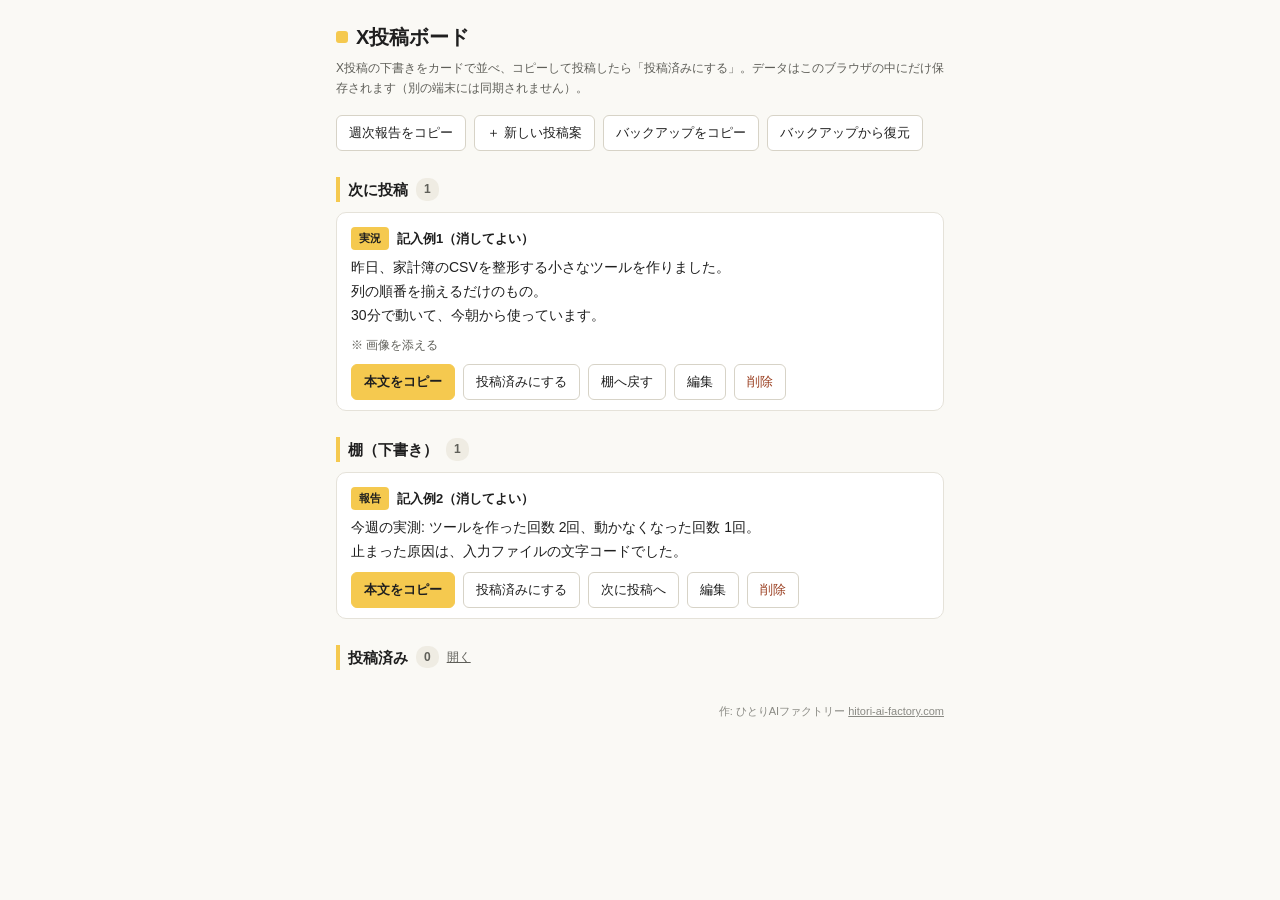
<file: tools/x-board-v1/index.html>
<!DOCTYPE html>
<html lang="ja">
<head>
<meta charset="UTF-8">
<meta name="viewport" content="width=device-width, initial-scale=1">
<meta name="robots" content="noindex, nofollow">
<title>X投稿ボード（下書きの置き場）</title>
<style>
  :root { --yellow:#f5c94f; --ink:#1f1f1f; --sub:#5f5f59; --line:#e5e2d9; --bg:#faf9f5; }
  * { box-sizing:border-box; }
  body { font-family:"Helvetica Neue","Hiragino Kaku Gothic ProN",Meiryo,sans-serif;
         background:var(--bg); color:var(--ink); margin:0; padding:20px 16px 64px;
         max-width:640px; margin-inline:auto; line-height:1.7; }
  h1 { font-size:20px; font-weight:800; margin:0; display:flex; align-items:center; gap:8px; }
  h1::before { content:""; width:12px; height:12px; background:var(--yellow); border-radius:3px; }
  .lead { font-size:12px; color:var(--sub); margin:4px 0 16px; }
  h2 { font-size:15px; font-weight:800; border-left:4px solid var(--yellow); padding-left:8px;
       margin:26px 0 10px; display:flex; align-items:center; gap:8px; }
  h2 .cnt { font-size:12px; background:#efece3; color:var(--sub); border-radius:10px; padding:1px 8px; }
  h2 .tgl { font-size:12px; color:var(--sub); font-weight:400; cursor:pointer; text-decoration:underline; }
  .card { background:#fff; border:1px solid var(--line); border-radius:10px; padding:14px 14px 10px; margin-bottom:12px; }
  .meta { display:flex; align-items:center; gap:8px; flex-wrap:wrap; margin-bottom:6px; }
  .type { background:var(--yellow); font-size:11px; font-weight:700; padding:2px 8px; border-radius:4px; }
  .ttl { font-size:13px; font-weight:700; }
  .date { font-size:11px; color:var(--sub); }
  .body { white-space:pre-wrap; font-size:14px; margin:4px 0 8px; }
  .note { font-size:12px; color:var(--sub); margin:0 0 8px; }
  .row { display:flex; gap:8px; flex-wrap:wrap; }
  button { font-size:13px; padding:8px 12px; border-radius:6px; border:1px solid #d7d3c7;
           background:#fff; color:var(--ink); cursor:pointer; }
  button.pri { background:var(--yellow); border-color:var(--yellow); font-weight:700; }
  button.danger { color:#993c1d; }
  textarea, input, select { width:100%; font-size:14px; font-family:inherit; line-height:1.7;
           border:1px solid #d7d3c7; border-radius:6px; padding:8px; }
  select { width:auto; }
  .addbox { background:#fff; border:1px dashed #d7d3c7; border-radius:10px; padding:14px; margin-bottom:20px; }
  .addbox > * + * { margin-top:8px; }
  .toolbar { display:flex; gap:8px; flex-wrap:wrap; margin-bottom:8px; }
  .empty { font-size:13px; color:var(--sub); }
  .toast { position:fixed; bottom:18px; left:50%; transform:translateX(-50%);
           background:var(--ink); color:#fff; font-size:13px; padding:8px 16px;
           border-radius:20px; opacity:0; transition:opacity .2s; pointer-events:none; }
  .toast.show { opacity:1; }
  .hidden { display:none; }
</style>
</head>
<body>
<h1>X投稿ボード</h1>
<p class="lead">X投稿の下書きをカードで並べ、コピーして投稿したら「投稿済みにする」。データはこのブラウザの中にだけ保存されます（別の端末には同期されません）。</p>

<div class="toolbar">
  <button id="btnWeekly">週次報告をコピー</button>
  <button id="btnAdd">＋ 新しい投稿案</button>
  <button id="btnBackup">バックアップをコピー</button>
  <button id="btnRestore">バックアップから復元</button>
</div>

<div id="addBox" class="addbox hidden">
  <input id="newTitle" placeholder="見出し（例: DBを作った話）">
  <select id="newType">
    <option>実況</option><option>報告</option><option>解説</option><option>問い</option>
  </select>
  <textarea id="newText" rows="5" placeholder="投稿文（下書きでOK）"></textarea>
  <button class="pri" id="btnCommitAdd">棚に追加</button>
</div>

<div id="restoreBox" class="addbox hidden">
  <textarea id="restoreText" rows="4" placeholder="バックアップ文字列を貼り付けて「復元する」"></textarea>
  <button class="pri" id="btnCommitRestore">復元する（現在のデータを上書き）</button>
</div>

<h2>次に投稿 <span class="cnt" id="cQueue"></span></h2>
<div id="secQueue"></div>

<h2>棚（下書き） <span class="cnt" id="cStock"></span></h2>
<div id="secStock"></div>

<h2>投稿済み <span class="cnt" id="cDone"></span> <span class="tgl" id="tglDone">開く</span></h2>
<div id="secDone" class="hidden"></div>

<div class="toast" id="toast"></div>

<script>
const KEY = "xboard-v1";   // ブラウザ内の保存キー。変えると別の置き場になる
const SEED = [
 {id:"p1",type:"実況",title:"記入例1（消してよい）",status:"queue",note:"画像を添える",
  text:"昨日、家計簿のCSVを整形する小さなツールを作りました。\n列の順番を揃えるだけのもの。\n30分で動いて、今朝から使っています。"},
 {id:"p2",type:"報告",title:"記入例2（消してよい）",status:"stock",note:"",
  text:"今週の実測: ツールを作った回数 2回、動かなくなった回数 1回。\n止まった原因は、入力ファイルの文字コードでした。"}
];
let posts, editingId = null;
function load(){ try{ posts = JSON.parse(localStorage.getItem(KEY)) || SEED; }catch(e){ posts = SEED; } }
function save(){ try{ localStorage.setItem(KEY, JSON.stringify(posts)); }catch(e){ toast("保存に失敗しました"); } render(); }
function jst(){ return new Date(Date.now()+9*3600*1000).toISOString().slice(0,10); }
function toast(msg){ const t=document.getElementById("toast"); t.textContent=msg; t.classList.add("show");
  setTimeout(()=>t.classList.remove("show"),1500); }
function copyText(s, msg){
  const ok=()=>toast(msg||"コピーしました");
  if(navigator.clipboard&&navigator.clipboard.writeText){ navigator.clipboard.writeText(s).then(ok).catch(()=>fb(s,ok)); }
  else fb(s,ok);
}
function fb(s,ok){ const ta=document.createElement("textarea"); ta.value=s; document.body.appendChild(ta);
  ta.select(); try{ document.execCommand("copy"); ok(); }catch(e){ toast("コピーできませんでした"); }
  document.body.removeChild(ta); }
function esc(s){ return s.replace(/[&<>"]/g,c=>({"&":"&amp;","<":"&lt;",">":"&gt;",'"':"&quot;"}[c])); }
function card(p){
  const d=document.createElement("div"); d.className="card";
  if(editingId===p.id){
    d.innerHTML=`<div class="meta"><span class="type">${esc(p.type)}</span><span class="ttl">${esc(p.title)}</span></div>
      <textarea rows="6" id="editTa">${esc(p.text)}</textarea>
      <div class="row" style="margin-top:8px">
        <button class="pri" data-act="saveEdit">保存</button>
        <button data-act="cancelEdit">やめる</button></div>`;
  } else {
    d.innerHTML=`<div class="meta"><span class="type">${esc(p.type)}</span><span class="ttl">${esc(p.title)}</span>
      ${p.doneAt?`<span class="date">投稿日 ${p.doneAt}</span>`:""}</div>
      <p class="body">${esc(p.text)}</p>
      ${p.note?`<p class="note">※ ${esc(p.note)}</p>`:""}
      <div class="row">
        <button class="pri" data-act="copy">本文をコピー</button>
        ${p.status!=="done"?`<button data-act="done">投稿済みにする</button>`:""}
        ${p.status==="stock"?`<button data-act="toQueue">次に投稿へ</button>`:""}
        ${p.status==="queue"?`<button data-act="toStock">棚へ戻す</button>`:""}
        ${p.status==="done"?`<button data-act="unDone">棚に戻す</button>`:""}
        <button data-act="edit">編集</button>
        <button class="danger" data-act="del">削除</button>
      </div>`;
  }
  d.addEventListener("click",e=>{
    const act=e.target.dataset&&e.target.dataset.act; if(!act) return;
    if(act==="copy") copyText(p.text);
    if(act==="done"){ p.status="done"; p.doneAt=jst(); save(); }
    if(act==="unDone"){ p.status="stock"; delete p.doneAt; save(); }
    if(act==="toQueue"){ p.status="queue"; save(); }
    if(act==="toStock"){ p.status="stock"; save(); }
    if(act==="edit"){ editingId=p.id; render(); }
    if(act==="cancelEdit"){ editingId=null; render(); }
    if(act==="saveEdit"){ p.text=d.querySelector("#editTa").value; editingId=null; save(); }
    if(act==="del"){ if(confirm("このカードを削除しますか？")){ posts=posts.filter(x=>x.id!==p.id); save(); } }
  });
  return d;
}
function render(){
  const q=posts.filter(p=>p.status==="queue"), s=posts.filter(p=>p.status==="stock"), dn=posts.filter(p=>p.status==="done");
  const fill=(id,arr,emptyMsg)=>{ const el=document.getElementById(id); el.innerHTML="";
    if(!arr.length){ el.innerHTML=`<p class="empty">${emptyMsg}</p>`; } else arr.forEach(p=>el.appendChild(card(p))); };
  fill("secQueue",q,"なし。「＋ 新しい投稿案」で追加するか、棚のカードを「次に投稿へ」。");
  fill("secStock",s,"空です。「＋ 新しい投稿案」で追加。");
  fill("secDone",dn,"まだありません。投稿したカードで「投稿済みにする」を押すとここに移ります。");
  document.getElementById("cQueue").textContent=q.length;
  document.getElementById("cStock").textContent=s.length;
  document.getElementById("cDone").textContent=dn.length;
}
document.getElementById("btnWeekly").onclick=()=>{
  const dn=posts.filter(p=>p.status==="done"), rest=posts.filter(p=>p.status!=="done");
  copyText(["【X投稿 週次報告】"+jst(),
    "投稿済み: "+(dn.length?dn.map(p=>`${p.doneAt||""} ${p.title}`).join("／"):"なし"),
    "残在庫: "+rest.map(p=>p.title).join("／")].join("\n"),"週次報告をコピーしました");
};
document.getElementById("btnAdd").onclick=()=>{ document.getElementById("addBox").classList.toggle("hidden"); };
document.getElementById("btnCommitAdd").onclick=()=>{
  const t=document.getElementById("newText").value.trim(); if(!t) return;
  posts.push({ id:"p"+Date.now(), type:document.getElementById("newType").value,
    title:(document.getElementById("newTitle").value.trim()||"（無題）"), status:"stock", note:"", text:t });
  document.getElementById("newText").value=""; document.getElementById("newTitle").value="";
  document.getElementById("addBox").classList.add("hidden"); save(); toast("棚に追加しました");
};
document.getElementById("btnBackup").onclick=()=>copyText(JSON.stringify(posts),"バックアップをコピーしました（メモ帳等に保存を）");
document.getElementById("btnRestore").onclick=()=>document.getElementById("restoreBox").classList.toggle("hidden");
document.getElementById("btnCommitRestore").onclick=()=>{
  try{ const d=JSON.parse(document.getElementById("restoreText").value); if(!Array.isArray(d)) throw 0;
    posts=d; save(); document.getElementById("restoreBox").classList.add("hidden"); toast("復元しました");
  }catch(e){ toast("復元できません。バックアップ文字列を確認してください"); }
};
document.getElementById("tglDone").onclick=e=>{
  const sec=document.getElementById("secDone"); sec.classList.toggle("hidden");
  e.target.textContent=sec.classList.contains("hidden")?"開く":"閉じる";
};
load(); render();
</script>
<footer style="font-size:11px;color:#8a8a84;text-align:right;margin:32px 0 0">作: ひとりAIファクトリー <a href="https://hitori-ai-factory.com/" style="color:inherit">hitori-ai-factory.com</a></footer>
</body>
</html>
</file>
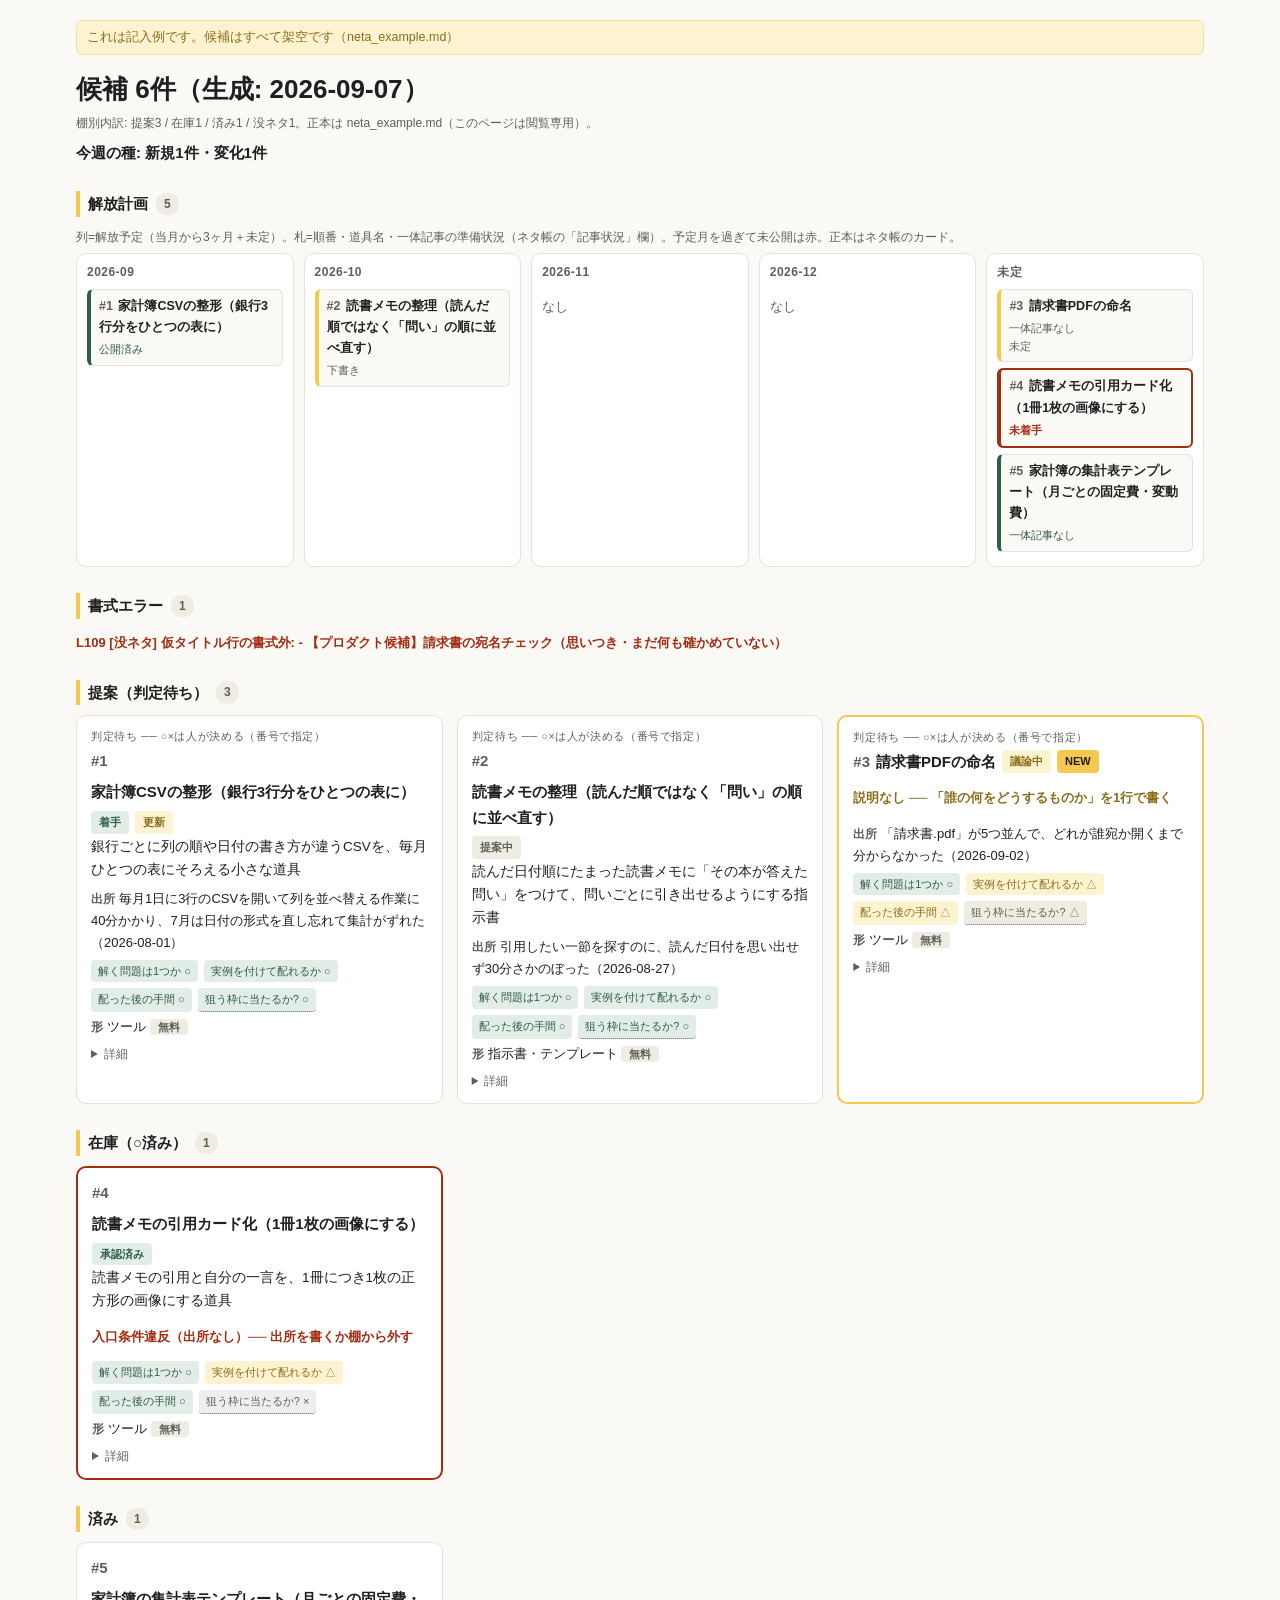
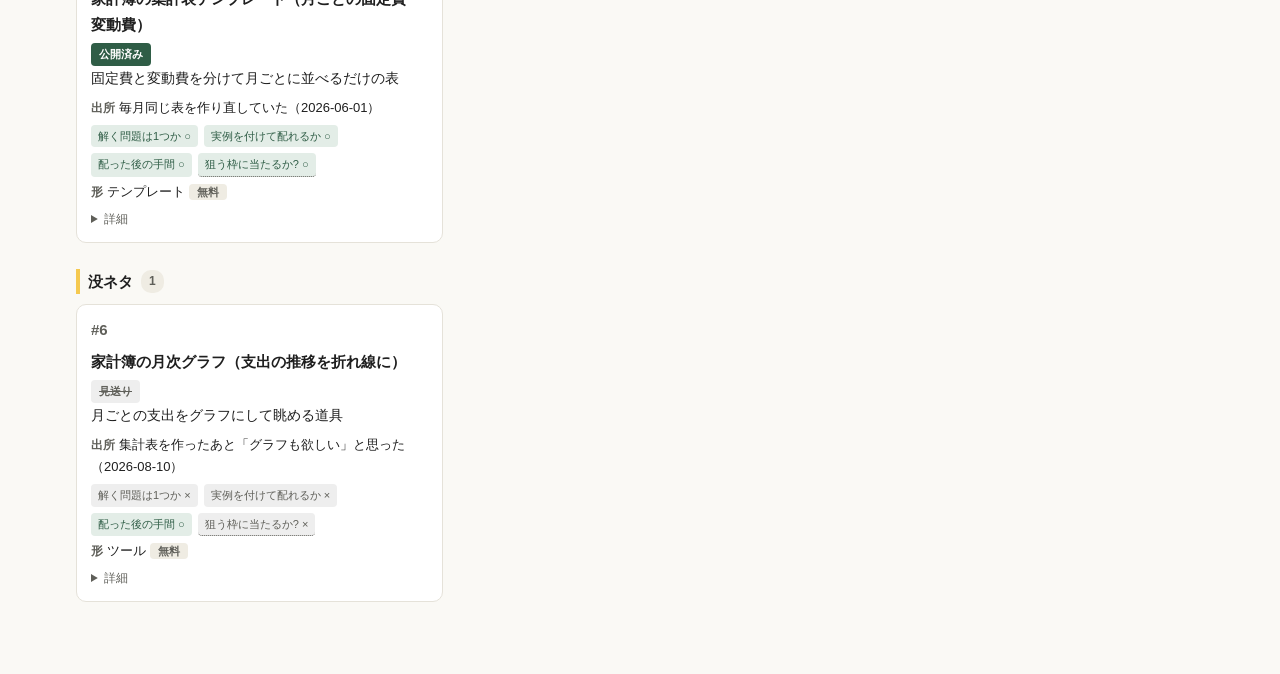
<file: tools/candidates-board/candidates_example.html>
<!DOCTYPE html>
<html lang="ja">
<head>
<meta charset="UTF-8">
<meta name="viewport" content="width=device-width, initial-scale=1">
<meta name="robots" content="noindex, nofollow">
<title>候補管理ボード</title>
<!-- 生成: candidates_board.py（閲覧専用・書き込みなし）。正本はネタ帳の .md。
     このページはパーサで読んで表示するだけ（候補データの二重保存はしない）。○×はネタ帳側で -->
<style>
  :root { --yellow:#f5c94f; --ink:#1f1f1f; --sub:#5f5f59; --line:#e5e2d9; --bg:#faf9f5;
           --warn:#8a6d1a; --red:#a32c12; --ok:#2f5d46; }
  * { box-sizing:border-box; }
  body { font-family:"Helvetica Neue","Hiragino Kaku Gothic ProN",Meiryo,sans-serif;
         background:var(--bg); color:var(--ink); margin:0; padding:20px 16px 64px;
         max-width:640px; margin-inline:auto; line-height:1.7; }
  @media (min-width:1000px){ body { max-width:1160px; } }
  .gen { font-size:26px; font-weight:800; margin:0 0 2px; }
  .gen-note { font-size:12px; color:var(--sub); margin:0 0 6px; }
  h2 { font-size:15px; font-weight:800; border-left:4px solid var(--yellow); padding-left:8px;
       margin:26px 0 10px; display:flex; align-items:center; gap:8px; }
  h2 .cnt { font-size:12px; background:#efece3; color:var(--sub); border-radius:10px; padding:1px 8px; }
  .grid { display:grid; gap:14px; grid-template-columns:1fr; margin-bottom:8px; }
  @media (min-width:1000px){ .grid { grid-template-columns:repeat(auto-fill, minmax(340px, 1fr)); } }
  .card { background:#fff; border:1px solid var(--line); border-radius:10px; padding:12px 14px; margin:0; }
  .card.violation { border:2px solid var(--red); }
  .card.no-desc { border:2px solid var(--yellow); }
  .waitlabel { font-size:10.5px; color:var(--sub); letter-spacing:0.06em; margin:0 0 2px; }
  .title { font-size:15px; font-weight:800; margin:0 0 2px; display:flex; align-items:center; gap:6px; flex-wrap:wrap; }
  .title .no { color:var(--sub); font-weight:700; }
  .desc { font-size:13.5px; font-weight:500; margin:0 0 6px; }
  .field { font-size:13px; margin:2px 0; }
  .field b { font-weight:700; color:var(--sub); font-size:12px; margin-right:4px; }
  .hist { font-size:12.5px; margin:2px 0 2px 0.5em; color:var(--ink); }
  .hist::before { content:"・"; color:var(--sub); }
  .badge { font-size:11px; font-weight:700; padding:2px 8px; border-radius:4px; white-space:nowrap; }
  .badge.new { background:var(--yellow); }
  .badge.upd { background:#fdf3d0; color:var(--warn); }
  .ev { display:flex; gap:6px; flex-wrap:wrap; margin:6px 0 4px; }
  .ev span { font-size:11px; padding:2px 7px; border-radius:4px; background:#efece3; color:var(--sub); white-space:nowrap; }
  .ev .m-ok { background:#e3ede7; color:var(--ok); }
  .ev .m-mid { background:#fdf3d0; color:var(--warn); }
  .ev .m-low { background:#eee; color:var(--sub); }
  .qmark { cursor:help; border-bottom:1px dotted var(--sub); }
  details { margin-top:6px; }
  details summary { font-size:12px; color:var(--sub); cursor:pointer; user-select:none; }
  .tane { font-size:15px; font-weight:700; margin:0 0 14px; }
  .err { font-size:13px; color:var(--red); font-weight:700; }
  .warnline { font-size:13px; color:var(--warn); font-weight:700; }
  .empty { font-size:13px; color:var(--sub); }
  .example-band { font-size:12.5px; color:var(--warn); background:#fdf3d0; border:1px solid #f1e2a6;
                  border-radius:6px; padding:6px 10px; margin:0 0 12px; }
  .lane { display:grid; gap:10px; grid-template-columns:repeat(5, 1fr); margin-bottom:8px; }
  @media (max-width:999px){ .lane { grid-template-columns:repeat(2, 1fr); } }
  .lane-col { background:#fff; border:1px solid var(--line); border-radius:10px; padding:8px 10px; min-height:60px; }
  .lane-head { font-size:12px; font-weight:800; color:var(--sub); margin:0 0 6px; letter-spacing:0.04em; }
  .fuda { display:block; font-size:12.5px; font-weight:700; color:var(--ink); text-decoration:none;
          background:#faf9f5; border:1px solid var(--line); border-left:4px solid var(--yellow);
          border-radius:6px; padding:6px 8px; margin:0 0 6px; }
  .fuda .fno { color:var(--sub); font-weight:700; margin-right:2px; }
  .fuda .fst { display:block; font-size:11px; font-weight:500; color:var(--sub); margin-top:2px; }
  .fuda .fnote { display:block; font-size:10.5px; font-weight:400; color:var(--sub); }
  .fuda.done { border-left-color:var(--ok); }
  .fuda.done .fst { color:var(--ok); }
  .fuda.late { border:2px solid var(--red); border-left:4px solid var(--red); }
  .fuda.late .fst { color:var(--red); font-weight:700; }
</style>
</head>
<body>
<p class="example-band">これは記入例です。候補はすべて架空です（neta_example.md）</p>
<p class="gen">候補 6件（生成: 2026-09-07）</p>
<p class="gen-note">棚別内訳: 提案3 / 在庫1 / 済み1 / 没ネタ1。正本は neta_example.md（このページは閲覧専用）。</p>
<p class="tane">今週の種: 新規1件・変化1件</p>
<h2>解放計画 <span class="cnt">5</span></h2><p class="gen-note">列=解放予定（当月から3ヶ月＋未定）。札=順番・道具名・一体記事の準備状況（ネタ帳の「記事状況」欄）。予定月を過ぎて未公開は赤。正本はネタ帳のカード。</p><div class="lane"><div class="lane-col"><p class="lane-head">2026-09</p><a class="fuda done" href="#c25"><span class="fno">#1</span> 家計簿CSVの整形（銀行3行分をひとつの表に）<span class="fst">公開済み</span></a></div><div class="lane-col"><p class="lane-head">2026-10</p><a class="fuda" href="#c41"><span class="fno">#2</span> 読書メモの整理（読んだ順ではなく「問い」の順に並べ直す）<span class="fst">下書き</span></a></div><div class="lane-col"><p class="lane-head">2026-11</p><p class="empty">なし</p></div><div class="lane-col"><p class="lane-head">2026-12</p><p class="empty">なし</p></div><div class="lane-col"><p class="lane-head">未定</p><a class="fuda" href="#c55"><span class="fno">#3</span> 請求書PDFの命名<span class="fst">一体記事なし</span><span class="fnote">未定</span></a><a class="fuda late" href="#c67"><span class="fno">#4</span> 読書メモの引用カード化（1冊1枚の画像にする）<span class="fst">未着手</span></a><a class="fuda done" href="#c85"><span class="fno">#5</span> 家計簿の集計表テンプレート（月ごとの固定費・変動費）<span class="fst">一体記事なし</span></a></div></div>
<h2>書式エラー <span class="cnt">1</span></h2>
<p class="err">L109 [没ネタ] 仮タイトル行の書式外: - 【プロダクト候補】請求書の宛名チェック（思いつき・まだ何も確かめていない）</p>
<h2>提案（判定待ち） <span class="cnt">3</span></h2>
<div class="grid"><div class="card" id="c25"><p class="waitlabel">判定待ち ── ○×は人が決める（番号で指定）</p><p class="title"><span class="no">#1</span> 家計簿CSVの整形（銀行3行分をひとつの表に） <span class="badge" style="background:#e3ede7;color:var(--ok)">着手</span><span class="badge upd">更新</span></p><p class="desc">銀行ごとに列の順や日付の書き方が違うCSVを、毎月ひとつの表にそろえる小さな道具</p><p class="field"><b>出所</b>毎月1日に3行のCSVを開いて列を並べ替える作業に40分かかり、7月は日付の形式を直し忘れて集計がずれた（2026-08-01）</p><div class="ev"><span class="m-ok">解く問題は1つか ○</span><span class="m-ok">実例を付けて配れるか ○</span><span class="m-ok">配った後の手間 ○</span><span class="m-ok qmark" title="自分で決めた「出す商品の条件」（例: 自分が使っている実物・低価格・サポート不要）に当てはまるか">狙う枠に当たるか? ○</span></div><p class="field"><b>形</b>ツール <span class="badge" style="background:#efece3;color:var(--sub)">無料</span></p><details><summary>詳細</summary><p class="field"><b>評価の理由</b>1問題1商品=○（「列をそろえる」だけ）</p><p class="field"><b>評価の理由</b>記入例・実測の同梱=○（自分の3行分の実例と、40分→3分の実測）</p><p class="field"><b>評価の理由</b>サポート負荷=低（ブラウザで完結）</p><p class="field"><b>記帳</b>自分: 2026-08-20</p><p class="field"><b>素材</b>8月分のCSV（口座番号はマスク）・所要時間のメモ</p><p class="field"><b>解放予定</b>2026-09</p><p class="field"><b>一体記事</b>家計簿CSVを毎月手で直すのをやめた話</p><p class="field"><b>記事状況</b>公開済み</p><p class="field"><b>履歴</b></p><p class="hist">2026-08-25 まず自分の3行だけ動くものを作った（実働1時間）</p><p class="hist">2026-09-01 9月分で初めて本番使用。3分で終わった。記事を公開</p></details></div><div class="card" id="c41"><p class="waitlabel">判定待ち ── ○×は人が決める（番号で指定）</p><p class="title"><span class="no">#2</span> 読書メモの整理（読んだ順ではなく「問い」の順に並べ直す） <span class="badge" style="background:#efece3;color:var(--sub)">提案中</span></p><p class="desc">読んだ日付順にたまった読書メモに「その本が答えた問い」をつけて、問いごとに引き出せるようにする指示書</p><p class="field"><b>出所</b>引用したい一節を探すのに、読んだ日付を思い出せず30分さかのぼった（2026-08-27）</p><div class="ev"><span class="m-ok">解く問題は1つか ○</span><span class="m-ok">実例を付けて配れるか ○</span><span class="m-ok">配った後の手間 ○</span><span class="m-ok qmark" title="自分で決めた「出す商品の条件」（例: 自分が使っている実物・低価格・サポート不要）に当てはまるか">狙う枠に当たるか? ○</span></div><p class="field"><b>形</b>指示書・テンプレート <span class="badge" style="background:#efece3;color:var(--sub)">無料</span></p><details><summary>詳細</summary><p class="field"><b>評価の理由</b>1問題1商品=○（「探せない」だけを解く）</p><p class="field"><b>評価の理由</b>記入例・実測の同梱=○（自分のメモ300件で試した結果）</p><p class="field"><b>評価の理由</b>サポート負荷=低</p><p class="field"><b>記帳</b>自分: 2026-08-28</p><p class="field"><b>素材</b>読書メモの原本・「問い」の付け方を試した記録</p><p class="field"><b>解放予定</b>2026-10</p><p class="field"><b>一体記事</b>読書メモが300件を超えて探せなくなった話</p><p class="field"><b>記事状況</b>下書き</p></details></div><div class="card no-desc" id="c55"><p class="waitlabel">判定待ち ── ○×は人が決める（番号で指定）</p><p class="title"><span class="no">#3</span> 請求書PDFの命名 <span class="badge" style="background:#fdf3d0;color:var(--warn)">議論中</span><span class="badge new">NEW</span></p><p class="warnline">説明なし ── 「誰の何をどうするものか」を1行で書く</p><p class="field"><b>出所</b>「請求書.pdf」が5つ並んで、どれが誰宛か開くまで分からなかった（2026-09-02）</p><div class="ev"><span class="m-ok">解く問題は1つか ○</span><span class="m-mid">実例を付けて配れるか △</span><span class="m-mid">配った後の手間 △</span><span class=" qmark" title="自分で決めた「出す商品の条件」（例: 自分が使っている実物・低価格・サポート不要）に当てはまるか">狙う枠に当たるか? △</span></div><p class="field"><b>形</b>ツール <span class="badge" style="background:#efece3;color:var(--sub)">無料</span></p><details><summary>詳細</summary><p class="field"><b>評価の理由</b>1問題1商品=○</p><p class="field"><b>評価の理由</b>記入例・実測の同梱=△（まだ自分の分でしか試していない）</p><p class="field"><b>評価の理由</b>サポート負荷=中（PDFの中身の読み取りが相手先で違う）</p><p class="field"><b>記帳</b>自分: 2026-09-02</p><p class="field"><b>解放予定</b>未定</p></details></div></div>
<h2>在庫（○済み） <span class="cnt">1</span></h2>
<div class="grid"><div class="card violation" id="c67"><p class="title"><span class="no">#4</span> 読書メモの引用カード化（1冊1枚の画像にする） <span class="badge" style="background:#e3ede7;color:var(--ok)">承認済み</span></p><p class="desc">読書メモの引用と自分の一言を、1冊につき1枚の正方形の画像にする道具</p><p class="err">入口条件違反（出所なし）── 出所を書くか棚から外す</p><div class="ev"><span class="m-ok">解く問題は1つか ○</span><span class="m-mid">実例を付けて配れるか △</span><span class="m-ok">配った後の手間 ○</span><span class="m-low qmark" title="自分で決めた「出す商品の条件」（例: 自分が使っている実物・低価格・サポート不要）に当てはまるか">狙う枠に当たるか? ×</span></div><p class="field"><b>形</b>ツール <span class="badge" style="background:#efece3;color:var(--sub)">無料</span></p><details><summary>詳細</summary><p class="field"><b>評価の理由</b>1問題1商品=○</p><p class="field"><b>評価の理由</b>記入例・実測の同梱=△</p><p class="field"><b>評価の理由</b>サポート負荷=低</p><p class="field"><b>記帳</b>自分: 2026-07-30</p><p class="field"><b>解放予定</b>2026-08</p><p class="field"><b>一体記事</b>読書メモを画像にして残す</p><p class="field"><b>記事状況</b>未着手</p><p class="field"><b>履歴</b></p><p class="hist">2026-08-15 予定月を8月にしたまま着手できていない</p></details></div></div>
<h2>済み <span class="cnt">1</span></h2>
<div class="grid"><div class="card" id="c85"><p class="title"><span class="no">#5</span> 家計簿の集計表テンプレート（月ごとの固定費・変動費） <span class="badge" style="background:#2f5d46;color:#fff">公開済み</span></p><p class="desc">固定費と変動費を分けて月ごとに並べるだけの表</p><p class="field"><b>出所</b>毎月同じ表を作り直していた（2026-06-01）</p><div class="ev"><span class="m-ok">解く問題は1つか ○</span><span class="m-ok">実例を付けて配れるか ○</span><span class="m-ok">配った後の手間 ○</span><span class="m-ok qmark" title="自分で決めた「出す商品の条件」（例: 自分が使っている実物・低価格・サポート不要）に当てはまるか">狙う枠に当たるか? ○</span></div><p class="field"><b>形</b>テンプレート <span class="badge" style="background:#efece3;color:var(--sub)">無料</span></p><details><summary>詳細</summary><p class="field"><b>評価の理由</b>1問題1商品=○</p><p class="field"><b>評価の理由</b>記入例・実測の同梱=○</p><p class="field"><b>評価の理由</b>サポート負荷=低</p><p class="field"><b>記帳</b>自分: 2026-06-10</p><p class="field"><b>使用</b>2026-07-05 公開（記事「毎月同じ表を作り直すのをやめた」と一緒に）</p></details></div></div>
<h2>没ネタ <span class="cnt">1</span></h2>
<div class="grid"><div class="card" id="c98"><p class="title"><span class="no">#6</span> 家計簿の月次グラフ（支出の推移を折れ線に） <span class="badge" style="background:#eee;color:var(--sub);text-decoration:line-through">見送り</span></p><p class="desc">月ごとの支出をグラフにして眺める道具</p><p class="field"><b>出所</b>集計表を作ったあと「グラフも欲しい」と思った（2026-08-10）</p><div class="ev"><span class="m-low">解く問題は1つか ×</span><span class="m-low">実例を付けて配れるか ×</span><span class="m-ok">配った後の手間 ○</span><span class="m-low qmark" title="自分で決めた「出す商品の条件」（例: 自分が使っている実物・低価格・サポート不要）に当てはまるか">狙う枠に当たるか? ×</span></div><p class="field"><b>形</b>ツール <span class="badge" style="background:#efece3;color:var(--sub)">無料</span></p><details><summary>詳細</summary><p class="field"><b>評価の理由</b>1問題1商品=×（眺めたい、は問題ではない）</p><p class="field"><b>評価の理由</b>記入例・実測の同梱=×</p><p class="field"><b>評価の理由</b>サポート負荷=低</p><p class="field"><b>記帳</b>自分: 2026-08-10</p><p class="field"><b>理由</b>2026-08-17 表計算ソフトのグラフ機能で足りた。作る理由がない</p></details></div></div>
</body>
</html>
</file>
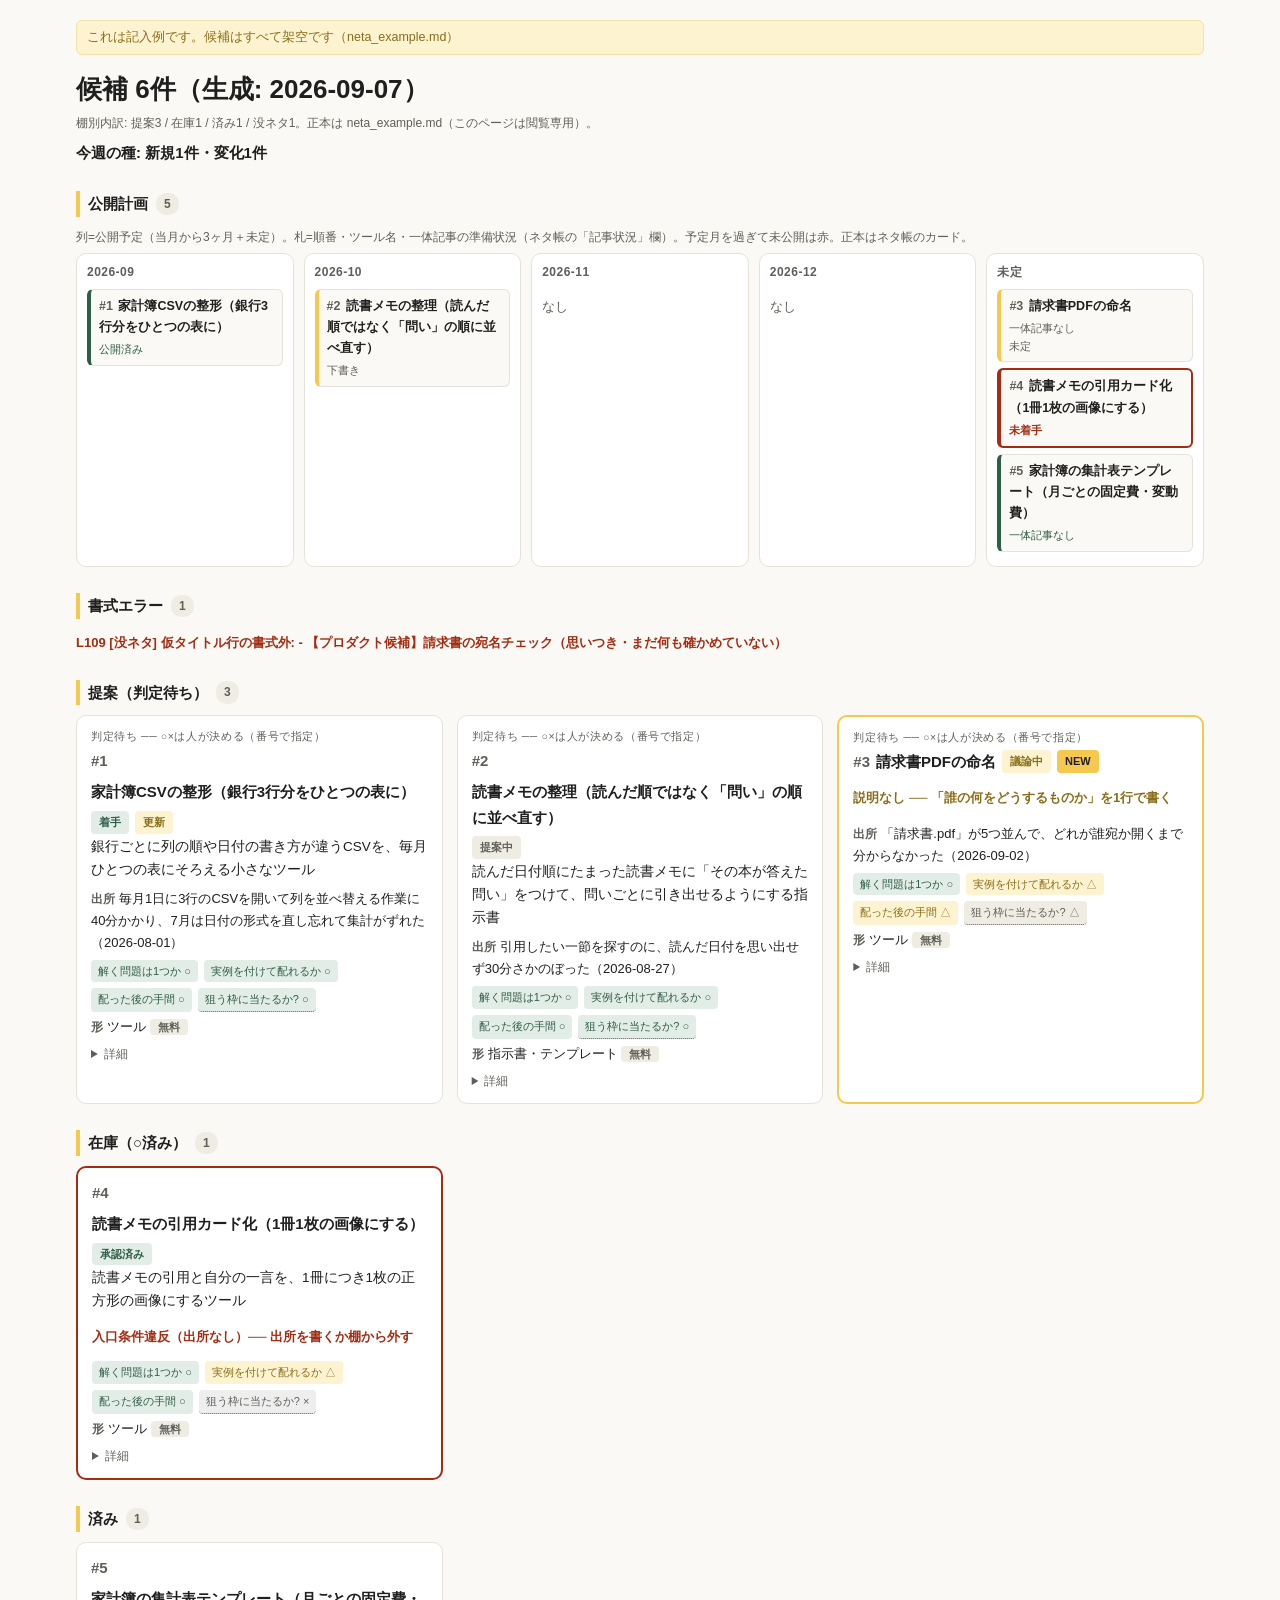
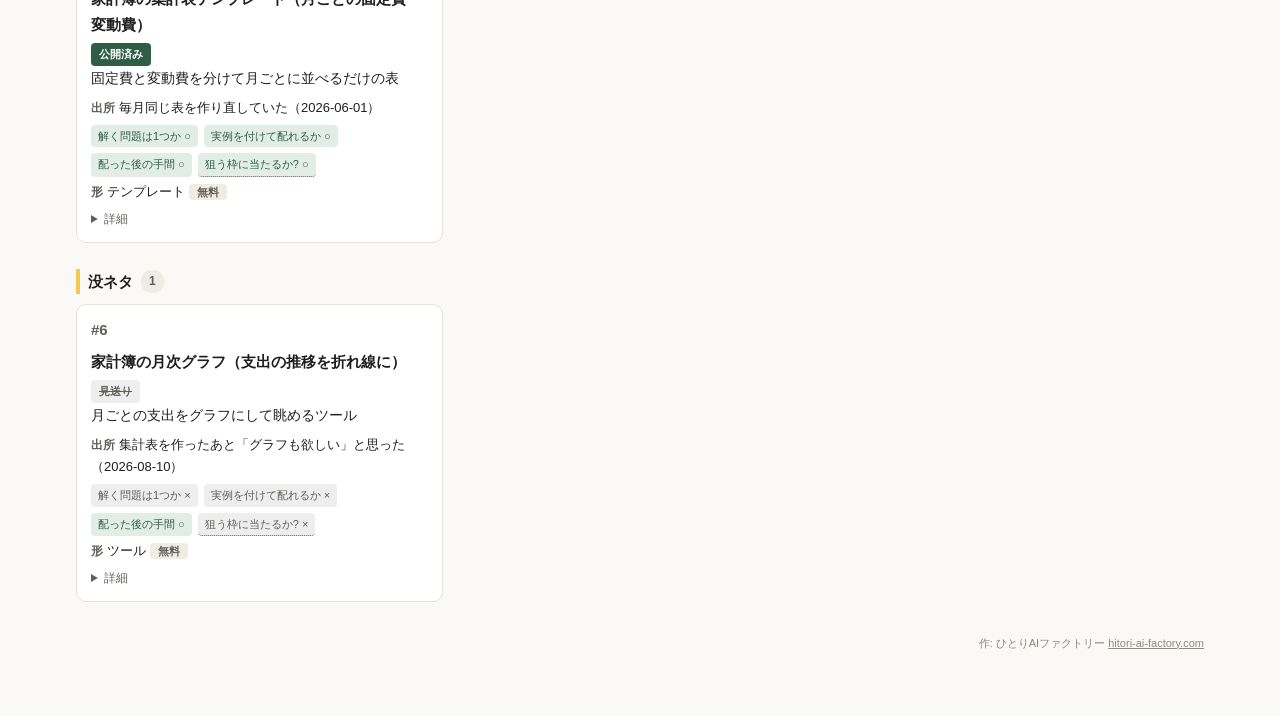
<file: tools/neta-board/neta_board_example.html>
<!DOCTYPE html>
<html lang="ja">
<head>
<meta charset="UTF-8">
<meta name="viewport" content="width=device-width, initial-scale=1">
<meta name="robots" content="noindex, nofollow">
<title>ネタ帳ボード</title>
<!-- 生成: neta_board.py（閲覧専用・書き込みなし）。正本はネタ帳の .md。
     このページはパーサで読んで表示するだけ（候補データの二重保存はしない）。○×はネタ帳側で -->
<style>
  :root { --yellow:#f5c94f; --ink:#1f1f1f; --sub:#5f5f59; --line:#e5e2d9; --bg:#faf9f5;
           --warn:#8a6d1a; --red:#a32c12; --ok:#2f5d46; }
  * { box-sizing:border-box; }
  body { font-family:"Helvetica Neue","Hiragino Kaku Gothic ProN",Meiryo,sans-serif;
         background:var(--bg); color:var(--ink); margin:0; padding:20px 16px 64px;
         max-width:640px; margin-inline:auto; line-height:1.7; }
  @media (min-width:1000px){ body { max-width:1160px; } }
  .gen { font-size:26px; font-weight:800; margin:0 0 2px; }
  .gen-note { font-size:12px; color:var(--sub); margin:0 0 6px; }
  h2 { font-size:15px; font-weight:800; border-left:4px solid var(--yellow); padding-left:8px;
       margin:26px 0 10px; display:flex; align-items:center; gap:8px; }
  h2 .cnt { font-size:12px; background:#efece3; color:var(--sub); border-radius:10px; padding:1px 8px; }
  .grid { display:grid; gap:14px; grid-template-columns:1fr; margin-bottom:8px; }
  @media (min-width:1000px){ .grid { grid-template-columns:repeat(auto-fill, minmax(340px, 1fr)); } }
  .card { background:#fff; border:1px solid var(--line); border-radius:10px; padding:12px 14px; margin:0; }
  .card.violation { border:2px solid var(--red); }
  .card.no-desc { border:2px solid var(--yellow); }
  .waitlabel { font-size:10.5px; color:var(--sub); letter-spacing:0.06em; margin:0 0 2px; }
  .title { font-size:15px; font-weight:800; margin:0 0 2px; display:flex; align-items:center; gap:6px; flex-wrap:wrap; }
  .title .no { color:var(--sub); font-weight:700; }
  .desc { font-size:13.5px; font-weight:500; margin:0 0 6px; }
  .field { font-size:13px; margin:2px 0; }
  .field b { font-weight:700; color:var(--sub); font-size:12px; margin-right:4px; }
  .hist { font-size:12.5px; margin:2px 0 2px 0.5em; color:var(--ink); }
  .hist::before { content:"・"; color:var(--sub); }
  .badge { font-size:11px; font-weight:700; padding:2px 8px; border-radius:4px; white-space:nowrap; }
  .badge.new { background:var(--yellow); }
  .badge.upd { background:#fdf3d0; color:var(--warn); }
  .ev { display:flex; gap:6px; flex-wrap:wrap; margin:6px 0 4px; }
  .ev span { font-size:11px; padding:2px 7px; border-radius:4px; background:#efece3; color:var(--sub); white-space:nowrap; }
  .ev .m-ok { background:#e3ede7; color:var(--ok); }
  .ev .m-mid { background:#fdf3d0; color:var(--warn); }
  .ev .m-low { background:#eee; color:var(--sub); }
  .qmark { cursor:help; border-bottom:1px dotted var(--sub); }
  details { margin-top:6px; }
  details summary { font-size:12px; color:var(--sub); cursor:pointer; user-select:none; }
  .tane { font-size:15px; font-weight:700; margin:0 0 14px; }
  .err { font-size:13px; color:var(--red); font-weight:700; }
  .warnline { font-size:13px; color:var(--warn); font-weight:700; }
  .empty { font-size:13px; color:var(--sub); }
  .example-band { font-size:12.5px; color:var(--warn); background:#fdf3d0; border:1px solid #f1e2a6;
                  border-radius:6px; padding:6px 10px; margin:0 0 12px; }
  .lane { display:grid; gap:10px; grid-template-columns:repeat(5, 1fr); margin-bottom:8px; }
  @media (max-width:999px){ .lane { grid-template-columns:repeat(2, 1fr); } }
  .lane-col { background:#fff; border:1px solid var(--line); border-radius:10px; padding:8px 10px; min-height:60px; }
  .lane-head { font-size:12px; font-weight:800; color:var(--sub); margin:0 0 6px; letter-spacing:0.04em; }
  .fuda { display:block; font-size:12.5px; font-weight:700; color:var(--ink); text-decoration:none;
          background:#faf9f5; border:1px solid var(--line); border-left:4px solid var(--yellow);
          border-radius:6px; padding:6px 8px; margin:0 0 6px; }
  .fuda .fno { color:var(--sub); font-weight:700; margin-right:2px; }
  .fuda .fst { display:block; font-size:11px; font-weight:500; color:var(--sub); margin-top:2px; }
  .fuda .fnote { display:block; font-size:10.5px; font-weight:400; color:var(--sub); }
  .fuda.done { border-left-color:var(--ok); }
  .fuda.done .fst { color:var(--ok); }
  .fuda.late { border:2px solid var(--red); border-left:4px solid var(--red); }
  .fuda.late .fst { color:var(--red); font-weight:700; }
</style>
</head>
<body>
<p class="example-band">これは記入例です。候補はすべて架空です（neta_example.md）</p>
<p class="gen">候補 6件（生成: 2026-09-07）</p>
<p class="gen-note">棚別内訳: 提案3 / 在庫1 / 済み1 / 没ネタ1。正本は neta_example.md（このページは閲覧専用）。</p>
<p class="tane">今週の種: 新規1件・変化1件</p>
<h2>公開計画 <span class="cnt">5</span></h2><p class="gen-note">列=公開予定（当月から3ヶ月＋未定）。札=順番・ツール名・一体記事の準備状況（ネタ帳の「記事状況」欄）。予定月を過ぎて未公開は赤。正本はネタ帳のカード。</p><div class="lane"><div class="lane-col"><p class="lane-head">2026-09</p><a class="fuda done" href="#c25"><span class="fno">#1</span> 家計簿CSVの整形（銀行3行分をひとつの表に）<span class="fst">公開済み</span></a></div><div class="lane-col"><p class="lane-head">2026-10</p><a class="fuda" href="#c41"><span class="fno">#2</span> 読書メモの整理（読んだ順ではなく「問い」の順に並べ直す）<span class="fst">下書き</span></a></div><div class="lane-col"><p class="lane-head">2026-11</p><p class="empty">なし</p></div><div class="lane-col"><p class="lane-head">2026-12</p><p class="empty">なし</p></div><div class="lane-col"><p class="lane-head">未定</p><a class="fuda" href="#c55"><span class="fno">#3</span> 請求書PDFの命名<span class="fst">一体記事なし</span><span class="fnote">未定</span></a><a class="fuda late" href="#c67"><span class="fno">#4</span> 読書メモの引用カード化（1冊1枚の画像にする）<span class="fst">未着手</span></a><a class="fuda done" href="#c85"><span class="fno">#5</span> 家計簿の集計表テンプレート（月ごとの固定費・変動費）<span class="fst">一体記事なし</span></a></div></div>
<h2>書式エラー <span class="cnt">1</span></h2>
<p class="err">L109 [没ネタ] 仮タイトル行の書式外: - 【プロダクト候補】請求書の宛名チェック（思いつき・まだ何も確かめていない）</p>
<h2>提案（判定待ち） <span class="cnt">3</span></h2>
<div class="grid"><div class="card" id="c25"><p class="waitlabel">判定待ち ── ○×は人が決める（番号で指定）</p><p class="title"><span class="no">#1</span> 家計簿CSVの整形（銀行3行分をひとつの表に） <span class="badge" style="background:#e3ede7;color:var(--ok)">着手</span><span class="badge upd">更新</span></p><p class="desc">銀行ごとに列の順や日付の書き方が違うCSVを、毎月ひとつの表にそろえる小さなツール</p><p class="field"><b>出所</b>毎月1日に3行のCSVを開いて列を並べ替える作業に40分かかり、7月は日付の形式を直し忘れて集計がずれた（2026-08-01）</p><div class="ev"><span class="m-ok">解く問題は1つか ○</span><span class="m-ok">実例を付けて配れるか ○</span><span class="m-ok">配った後の手間 ○</span><span class="m-ok qmark" title="自分で決めた「出す商品の条件」（例: 自分が使っている実物・低価格・サポート不要）に当てはまるか">狙う枠に当たるか? ○</span></div><p class="field"><b>形</b>ツール <span class="badge" style="background:#efece3;color:var(--sub)">無料</span></p><details><summary>詳細</summary><p class="field"><b>評価の理由</b>1問題1商品=○（「列をそろえる」だけ）</p><p class="field"><b>評価の理由</b>記入例・実測の同梱=○（自分の3行分の実例と、40分→3分の実測）</p><p class="field"><b>評価の理由</b>サポート負荷=低（ブラウザで完結）</p><p class="field"><b>記帳</b>自分: 2026-08-20</p><p class="field"><b>素材</b>8月分のCSV（口座番号はマスク）・所要時間のメモ</p><p class="field"><b>公開予定</b>2026-09</p><p class="field"><b>一体記事</b>家計簿CSVを毎月手で直すのをやめた話</p><p class="field"><b>記事状況</b>公開済み</p><p class="field"><b>履歴</b></p><p class="hist">2026-08-25 まず自分の3行だけ動くものを作った（実働1時間）</p><p class="hist">2026-09-01 9月分で初めて本番使用。3分で終わった。記事を公開</p></details></div><div class="card" id="c41"><p class="waitlabel">判定待ち ── ○×は人が決める（番号で指定）</p><p class="title"><span class="no">#2</span> 読書メモの整理（読んだ順ではなく「問い」の順に並べ直す） <span class="badge" style="background:#efece3;color:var(--sub)">提案中</span></p><p class="desc">読んだ日付順にたまった読書メモに「その本が答えた問い」をつけて、問いごとに引き出せるようにする指示書</p><p class="field"><b>出所</b>引用したい一節を探すのに、読んだ日付を思い出せず30分さかのぼった（2026-08-27）</p><div class="ev"><span class="m-ok">解く問題は1つか ○</span><span class="m-ok">実例を付けて配れるか ○</span><span class="m-ok">配った後の手間 ○</span><span class="m-ok qmark" title="自分で決めた「出す商品の条件」（例: 自分が使っている実物・低価格・サポート不要）に当てはまるか">狙う枠に当たるか? ○</span></div><p class="field"><b>形</b>指示書・テンプレート <span class="badge" style="background:#efece3;color:var(--sub)">無料</span></p><details><summary>詳細</summary><p class="field"><b>評価の理由</b>1問題1商品=○（「探せない」だけを解く）</p><p class="field"><b>評価の理由</b>記入例・実測の同梱=○（自分のメモ300件で試した結果）</p><p class="field"><b>評価の理由</b>サポート負荷=低</p><p class="field"><b>記帳</b>自分: 2026-08-28</p><p class="field"><b>素材</b>読書メモの原本・「問い」の付け方を試した記録</p><p class="field"><b>公開予定</b>2026-10</p><p class="field"><b>一体記事</b>読書メモが300件を超えて探せなくなった話</p><p class="field"><b>記事状況</b>下書き</p></details></div><div class="card no-desc" id="c55"><p class="waitlabel">判定待ち ── ○×は人が決める（番号で指定）</p><p class="title"><span class="no">#3</span> 請求書PDFの命名 <span class="badge" style="background:#fdf3d0;color:var(--warn)">議論中</span><span class="badge new">NEW</span></p><p class="warnline">説明なし ── 「誰の何をどうするものか」を1行で書く</p><p class="field"><b>出所</b>「請求書.pdf」が5つ並んで、どれが誰宛か開くまで分からなかった（2026-09-02）</p><div class="ev"><span class="m-ok">解く問題は1つか ○</span><span class="m-mid">実例を付けて配れるか △</span><span class="m-mid">配った後の手間 △</span><span class=" qmark" title="自分で決めた「出す商品の条件」（例: 自分が使っている実物・低価格・サポート不要）に当てはまるか">狙う枠に当たるか? △</span></div><p class="field"><b>形</b>ツール <span class="badge" style="background:#efece3;color:var(--sub)">無料</span></p><details><summary>詳細</summary><p class="field"><b>評価の理由</b>1問題1商品=○</p><p class="field"><b>評価の理由</b>記入例・実測の同梱=△（まだ自分の分でしか試していない）</p><p class="field"><b>評価の理由</b>サポート負荷=中（PDFの中身の読み取りが相手先で違う）</p><p class="field"><b>記帳</b>自分: 2026-09-02</p><p class="field"><b>公開予定</b>未定</p></details></div></div>
<h2>在庫（○済み） <span class="cnt">1</span></h2>
<div class="grid"><div class="card violation" id="c67"><p class="title"><span class="no">#4</span> 読書メモの引用カード化（1冊1枚の画像にする） <span class="badge" style="background:#e3ede7;color:var(--ok)">承認済み</span></p><p class="desc">読書メモの引用と自分の一言を、1冊につき1枚の正方形の画像にするツール</p><p class="err">入口条件違反（出所なし）── 出所を書くか棚から外す</p><div class="ev"><span class="m-ok">解く問題は1つか ○</span><span class="m-mid">実例を付けて配れるか △</span><span class="m-ok">配った後の手間 ○</span><span class="m-low qmark" title="自分で決めた「出す商品の条件」（例: 自分が使っている実物・低価格・サポート不要）に当てはまるか">狙う枠に当たるか? ×</span></div><p class="field"><b>形</b>ツール <span class="badge" style="background:#efece3;color:var(--sub)">無料</span></p><details><summary>詳細</summary><p class="field"><b>評価の理由</b>1問題1商品=○</p><p class="field"><b>評価の理由</b>記入例・実測の同梱=△</p><p class="field"><b>評価の理由</b>サポート負荷=低</p><p class="field"><b>記帳</b>自分: 2026-07-30</p><p class="field"><b>公開予定</b>2026-08</p><p class="field"><b>一体記事</b>読書メモを画像にして残す</p><p class="field"><b>記事状況</b>未着手</p><p class="field"><b>履歴</b></p><p class="hist">2026-08-15 予定月を8月にしたまま着手できていない</p></details></div></div>
<h2>済み <span class="cnt">1</span></h2>
<div class="grid"><div class="card" id="c85"><p class="title"><span class="no">#5</span> 家計簿の集計表テンプレート（月ごとの固定費・変動費） <span class="badge" style="background:#2f5d46;color:#fff">公開済み</span></p><p class="desc">固定費と変動費を分けて月ごとに並べるだけの表</p><p class="field"><b>出所</b>毎月同じ表を作り直していた（2026-06-01）</p><div class="ev"><span class="m-ok">解く問題は1つか ○</span><span class="m-ok">実例を付けて配れるか ○</span><span class="m-ok">配った後の手間 ○</span><span class="m-ok qmark" title="自分で決めた「出す商品の条件」（例: 自分が使っている実物・低価格・サポート不要）に当てはまるか">狙う枠に当たるか? ○</span></div><p class="field"><b>形</b>テンプレート <span class="badge" style="background:#efece3;color:var(--sub)">無料</span></p><details><summary>詳細</summary><p class="field"><b>評価の理由</b>1問題1商品=○</p><p class="field"><b>評価の理由</b>記入例・実測の同梱=○</p><p class="field"><b>評価の理由</b>サポート負荷=低</p><p class="field"><b>記帳</b>自分: 2026-06-10</p><p class="field"><b>使用</b>2026-07-05 公開（記事「毎月同じ表を作り直すのをやめた」と一緒に）</p></details></div></div>
<h2>没ネタ <span class="cnt">1</span></h2>
<div class="grid"><div class="card" id="c98"><p class="title"><span class="no">#6</span> 家計簿の月次グラフ（支出の推移を折れ線に） <span class="badge" style="background:#eee;color:var(--sub);text-decoration:line-through">見送り</span></p><p class="desc">月ごとの支出をグラフにして眺めるツール</p><p class="field"><b>出所</b>集計表を作ったあと「グラフも欲しい」と思った（2026-08-10）</p><div class="ev"><span class="m-low">解く問題は1つか ×</span><span class="m-low">実例を付けて配れるか ×</span><span class="m-ok">配った後の手間 ○</span><span class="m-low qmark" title="自分で決めた「出す商品の条件」（例: 自分が使っている実物・低価格・サポート不要）に当てはまるか">狙う枠に当たるか? ×</span></div><p class="field"><b>形</b>ツール <span class="badge" style="background:#efece3;color:var(--sub)">無料</span></p><details><summary>詳細</summary><p class="field"><b>評価の理由</b>1問題1商品=×（眺めたい、は問題ではない）</p><p class="field"><b>評価の理由</b>記入例・実測の同梱=×</p><p class="field"><b>評価の理由</b>サポート負荷=低</p><p class="field"><b>記帳</b>自分: 2026-08-10</p><p class="field"><b>理由</b>2026-08-17 表計算ソフトのグラフ機能で足りた。作る理由がない</p></details></div></div>
<footer style="font-size:11px;color:#8a8a84;text-align:right;margin:32px 0 0">作: ひとりAIファクトリー <a href="https://hitori-ai-factory.com/" style="color:inherit">hitori-ai-factory.com</a></footer>
</body>
</html>
</file>
